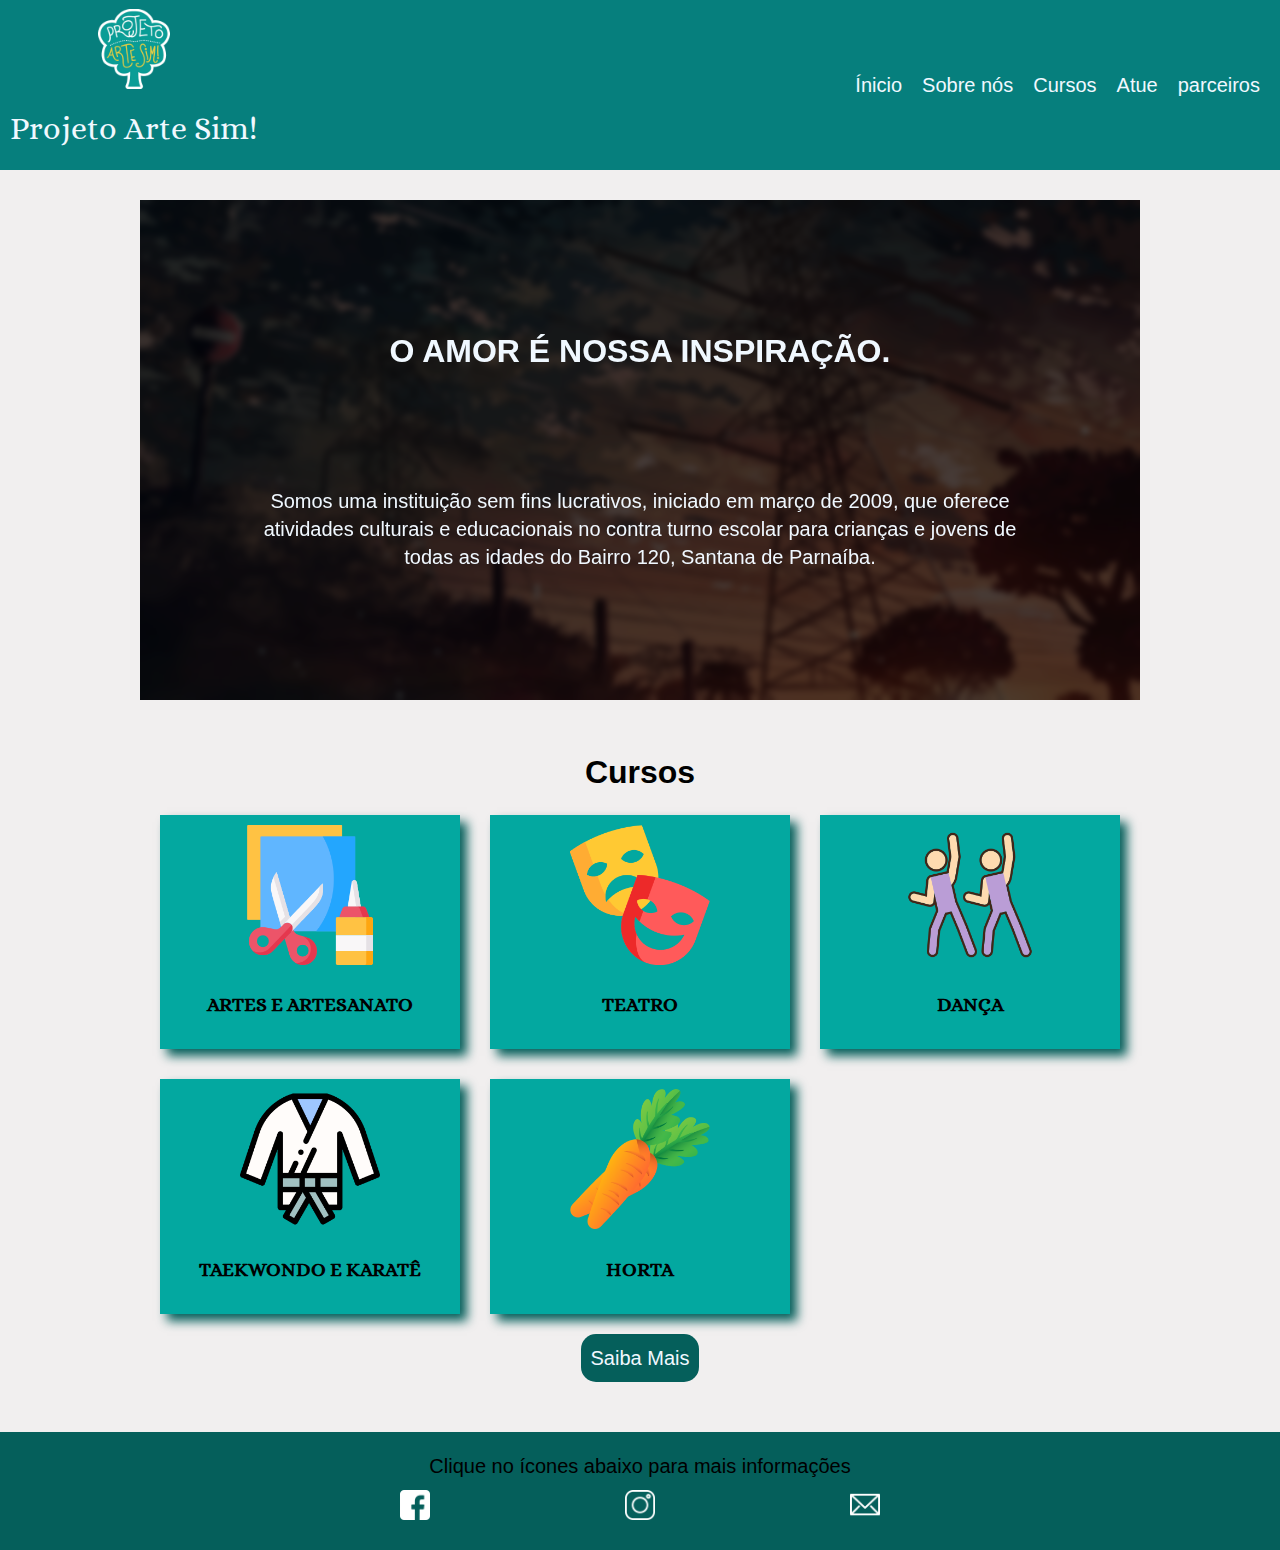
<file: index.html>
<!DOCTYPE html>
<html lang="pt-br">
<head>
    <meta charset="UTF-8">
    <meta http-equiv="X-UA-Compatible" content="IE=edge">
    <meta name="viewport" content="width=device-width, initial-scale=1.0">

    <link rel="icon" type="image/png" href="imagens/icon.png">
    
    <link rel="stylesheet" href="css/style.css">
    <title>Projeto Arte Sim!</title>
</head>
<body>
    <header id="header">
        <div id="conteiner-logo">
            <div id="logo">
                <img src="imagens/logo.png" alt="logo do Projeto Arte Sim">
            </div>
            <h1>Projeto Arte Sim!</h1>
        </div>

        <nav id="menu">
            <button id="menu-mobile" aria-haspopup="true" aria-controls="menu" aria-expanded="true" aria-label="Abrir Menu">
                <span id="hamburguer"></span>
            </button>

            <ul  id="lista-menu">
                <li><a href="index.html">Ínicio</a></li>
                <li><a href="paginas/sobre-nos.html">Sobre nós</a></li>
                <li><a href="paginas/cursos.html">Cursos</a></li>
                <li><a href="paginas/atue.html">Atue</a></li>
                <li><a href="paginas/parceiros.html">parceiros</a></li>
            </ul>

        </nav>
    </header>

    <main>
        <section>
            <article id="projeto">
                <div class="banner banner-forma1">
                    <div class="banner-disfarce disfarce"></div>
                    <h2>
                        O amor é nossa inspiração.
                    </h2>
                    <p>
                        Somos uma instituição sem fins lucrativos, iniciado em março de 2009, que oferece atividades culturais e educacionais no contra turno escolar para crianças e jovens de todas as idades do Bairro 120, Santana de Parnaíba.
                    </p>

                </div>
        
                <div class="conteiner-cursos">
                    <h2>Cursos</h2>
                    <div class="grid-autofit">
                        <div class="curso">
                            <div class="img-curso"><img src="imagens/artesanato-em-papel.png" alt="Imagem de folhas de papel, tesoura e cola"></div>
                            <h3 class="nome-curso"> Artes e Artesanato</h3>
                        </div>

                        <div class="curso">
                            <div class="img-curso"><img src="imagens/teatro.png" alt="imagem de duas mascaras, uma sorrindo e outra triste"></div>
                            <h3 class="nome-curso">Teatro</h3>
                        </div>
                        <div class="curso">
                            <div class="img-curso"><img src="imagens/zumba.png" alt="Ilustração de duas pessoas dançando"></div>
                            <h3 class="nome-curso">Dança</h3>
                        </div>
                        <div class="curso">
                            <div class="img-curso"><img src="imagens/karate.png" alt="Imagem de uma roupa de artes marcias"></div>
                            <h3 class="nome-curso">Taekwondo e Karatê</h3>
                        </div>
                        <div class="curso">
                            <div class="img-curso"><img src="imagens/cenouras.png" alt="Imagem ilustrativa de duas cenouras"></div>
                            <h3 class="nome-curso">Horta</h3>
                        </div>
                    </div>

                    <button class="button-base">
                        <a href="">Saiba Mais</a>
                    </button>
                </div>
            </article>
        </section>
    </main>

    <footer id="footer">
        <span id="footer-span">Clique no ícones abaixo para mais informações</span>
        <div id="footer-conteiner">
            <div class="img-footer"><a href="https://www.facebook.com/projetoartesim" target="_blank" rel="noopener noreferrer">
                <img src="imagens/facebook.png" alt="Logo do facebook">
            </a></div>
            <div class="img-footer"><a href="https://www.instagram.com/projeto_artesim/?igshid=671xjn5v2i25" target="_blank" rel="noopener noreferrer">
                <img src="imagens/instagram.png" alt="Logo do instagram">
            </a></div>
            <div class="img-footer"><a href="mailto:projetoartesim@gmail.com" target="_blank" rel="noopener noreferrer">
                <img src="imagens/o-email.png" alt="Logo do email">
            </a></div>
        </div>
    </footer>


    <script src="js/app.js"></script>
</body>
</html>
</file>
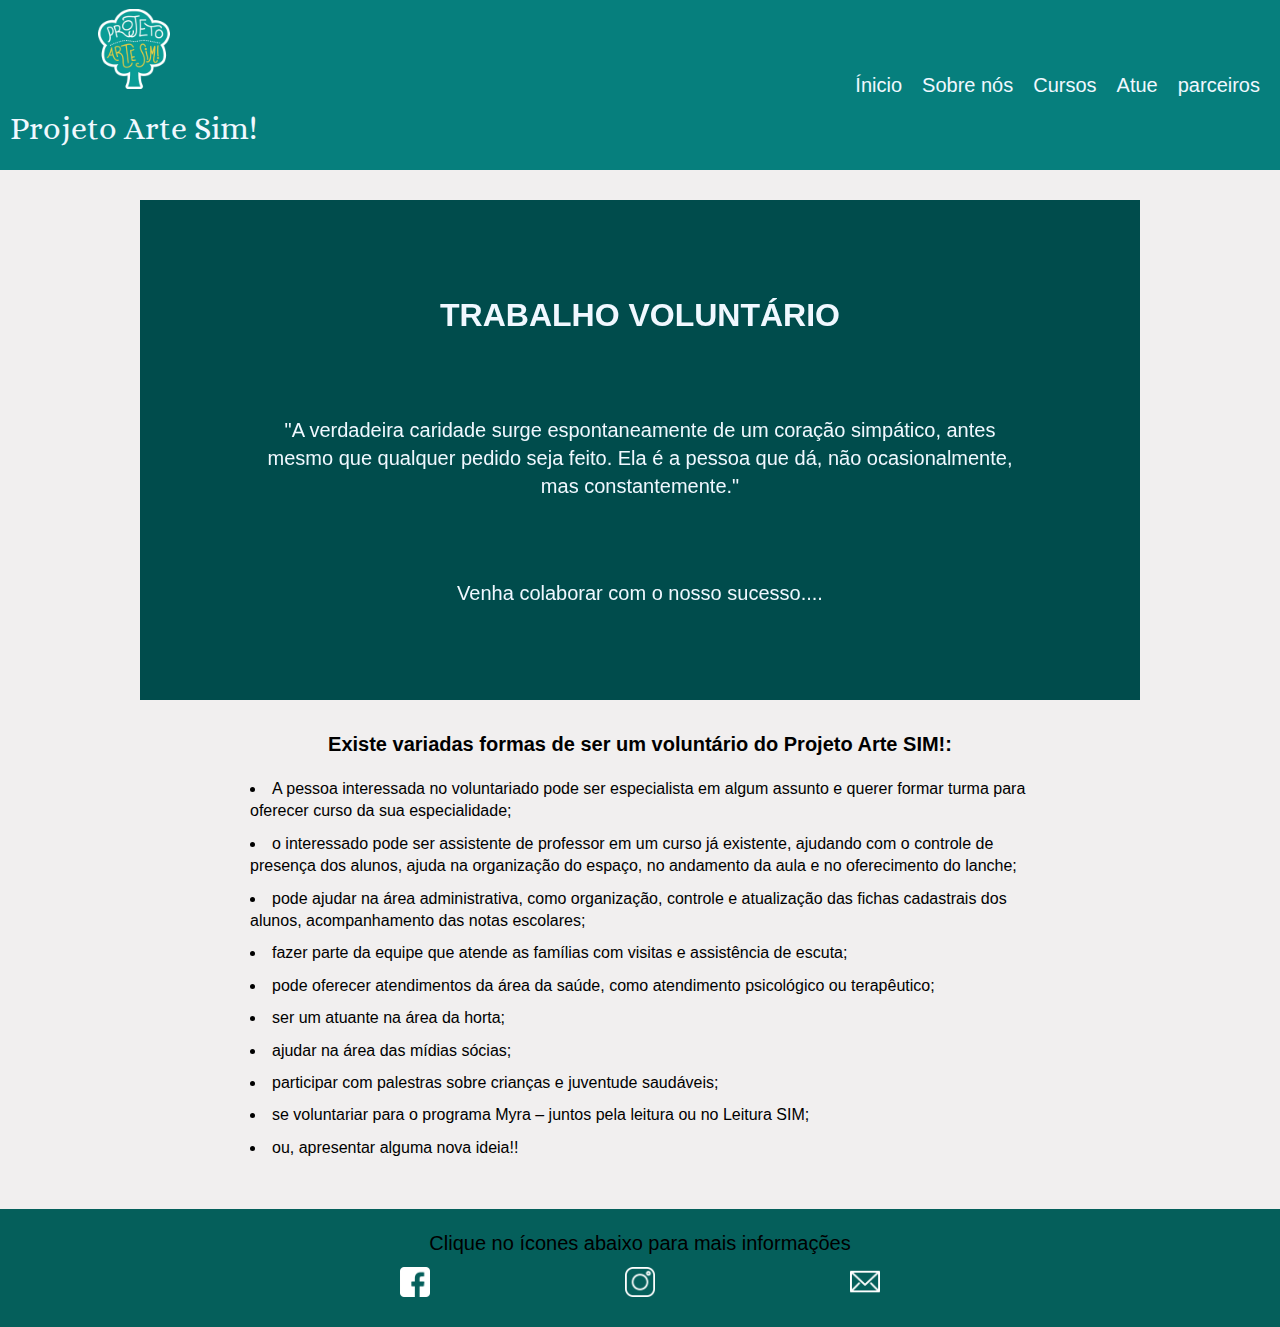
<file: paginas/atue.html>
<!DOCTYPE html>
<html lang="pt-br">
<head>
    <meta charset="UTF-8">
    <meta http-equiv="X-UA-Compatible" content="IE=edge">
    <meta name="viewport" content="width=device-width, initial-scale=1.0">

    <link rel="icon" type="image/png" href="../imagens/icon.png">
    <link rel="stylesheet" href="../css/style.css">
    <title>Parceiros | Projeto Arte Sim</title>
</head>
<body>
    <header>
        <div id="conteiner-logo">
            <div id="logo">
                <img src="../imagens/logo.png" alt="logo do Projeto Arte Sim">
            </div>
            <h1>Projeto Arte Sim!</h1>
        </div>

        <nav id="menu">
            <button id="menu-mobile" aria-haspopup="true" aria-controls="menu" aria-expanded="true" aria-label="Abrir Menu">
                <span id="hamburguer"></span>
            </button>

            <ul  id="lista-menu">
                <li><a href="../index.html">Ínicio</a></li>
                <li><a href="sobre-nos.html">Sobre nós</a></li>
                <li><a href="cursos.html">Cursos</a></li>
                <li><a href="atue.html">Atue</a></li>
                <li><a href="parceiros.html">parceiros</a></li>
            </ul>

        </nav>
    </header>
    <main>
        <section>
            <article>
                <div class="banner banner-forma2">
                    <div class="banner-disfarce disfarce"></div>
                    <h2>
                        Trabalho voluntário
                    </h2>
                    <p>"A verdadeira caridade surge espontaneamente de um coração simpático, antes mesmo que qualquer pedido seja feito. Ela é a pessoa que dá, não ocasionalmente, mas constantemente."</p>

                    <span>Venha colaborar com o nosso sucesso....</span>
                </div>

                <h3>Existe variadas formas de ser um voluntário do Projeto Arte SIM!:</h3>
                <ul id="AreasAtuacaoVoluntarios">
                    <li>A pessoa interessada no voluntariado pode ser especialista em algum assunto e querer formar turma para oferecer curso da sua especialidade;</li>
                    <li>o interessado pode ser assistente de professor em um curso já existente, ajudando com o controle de presença dos alunos, ajuda na organização do espaço, no andamento da aula e no oferecimento do lanche;</li>
                    <li>pode ajudar na área administrativa, como organização, controle e atualização das fichas cadastrais dos alunos, acompanhamento das notas escolares;</li>
                    <li>fazer parte da equipe que atende as famílias com visitas e assistência de escuta;</li>
                    <li>pode oferecer atendimentos da área da saúde, como atendimento psicológico ou terapêutico;</li>
                    <li>ser um atuante na área da horta;</li>
                    <li>ajudar na área das mídias sócias;</li>
                    <li> participar com palestras sobre crianças e juventude saudáveis;</li>
                    <li>se voluntariar para o programa Myra – juntos pela leitura ou no Leitura SIM;</li>
                    <li>ou, apresentar alguma nova ideia!!</li>

                </ul>
            </article>
        </section>
    </main>

    <footer>
        <span id="footer-span">Clique no ícones abaixo para mais informações</span>

        <div id="footer-conteiner">
            <div class="img-footer"><a href="https://www.facebook.com/projetoartesim" target="_blank" rel="noopener noreferrer">
                <img src="../imagens/facebook.png" alt="Logo do facebook">
            </a></div>
            <div class="img-footer"><a href="https://www.instagram.com/projeto_artesim/?igshid=671xjn5v2i25" target="_blank" rel="noopener noreferrer">
                <img src="../imagens/instagram.png" alt="Logo do instagram">
            </a></div>
            <div class="img-footer"><a href="mailto:projetoartesim@gmail.com" target="_blank" rel="noopener noreferrer">
                <img src="../imagens/o-email.png" alt="Logo do email">
            </a></div>
        </div>
    </footer>

    <script src="../js/app.js"></script>
</body>
</html>
</file>
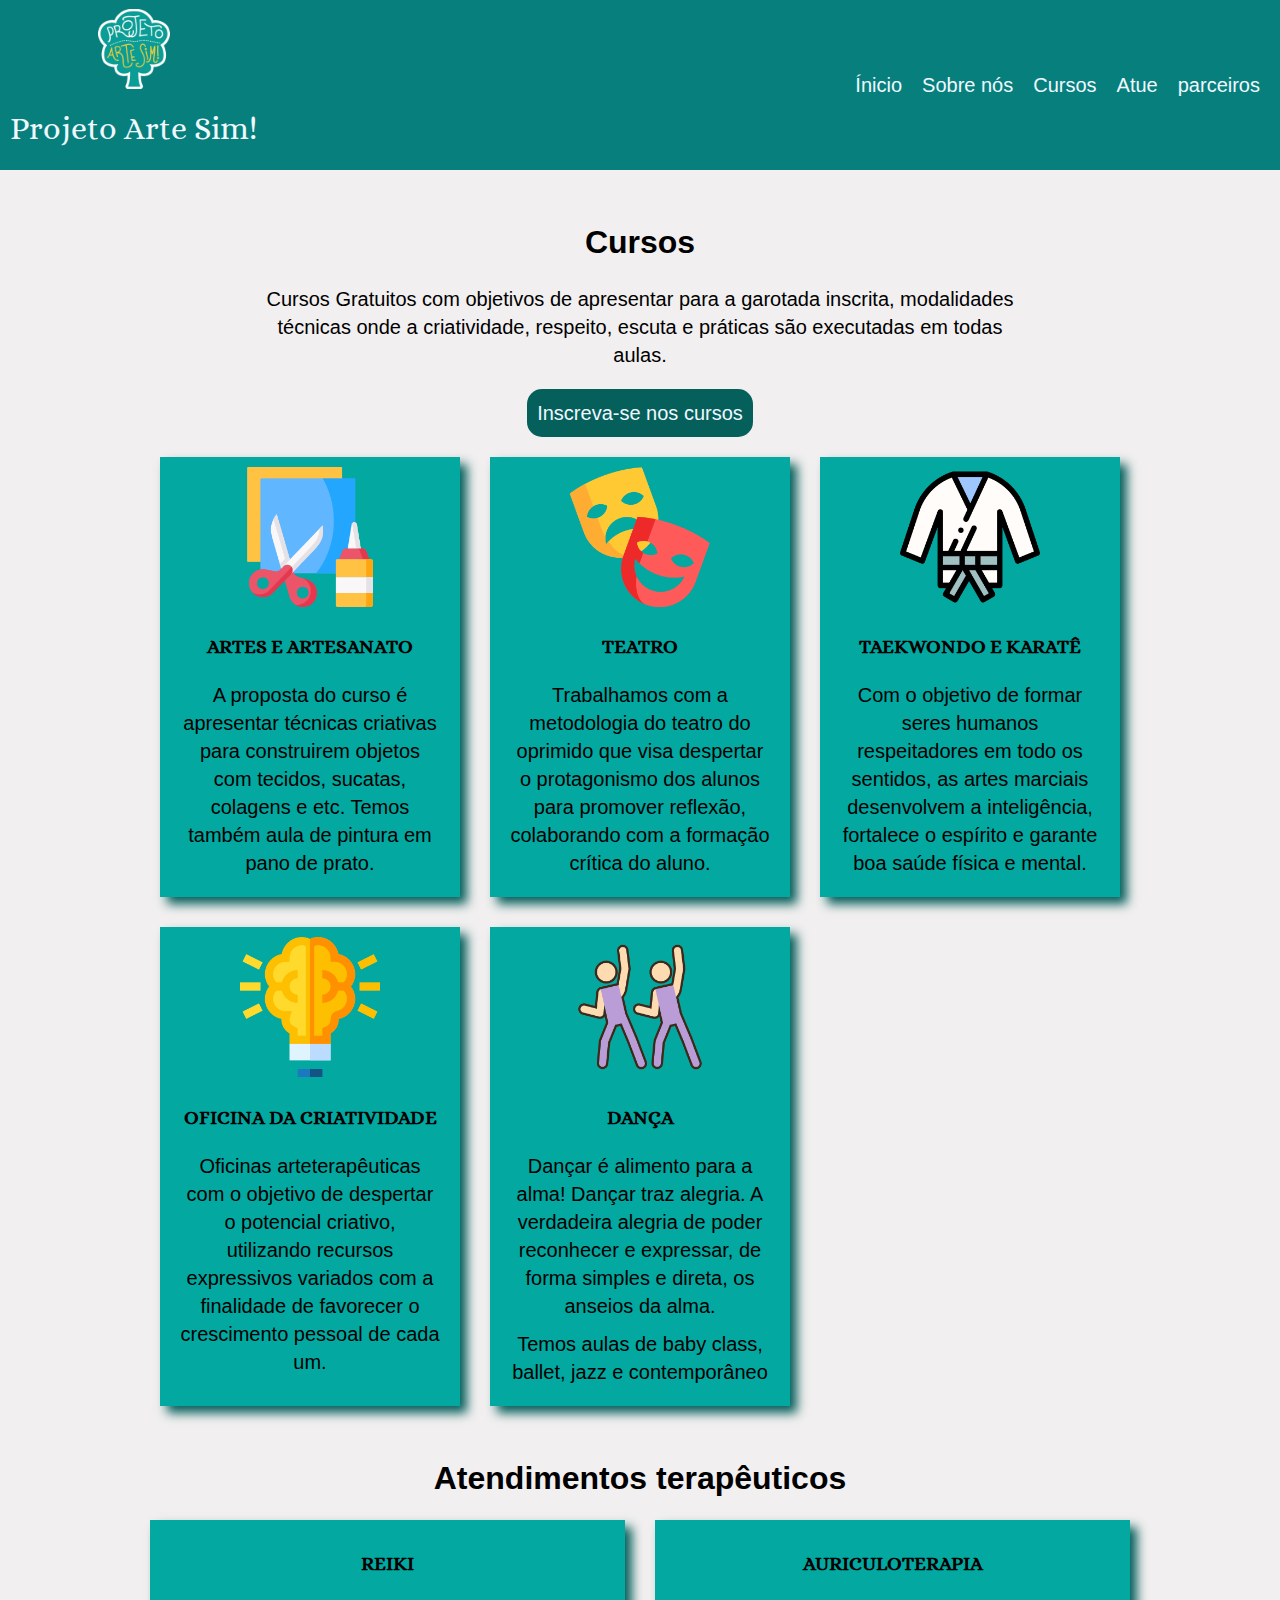
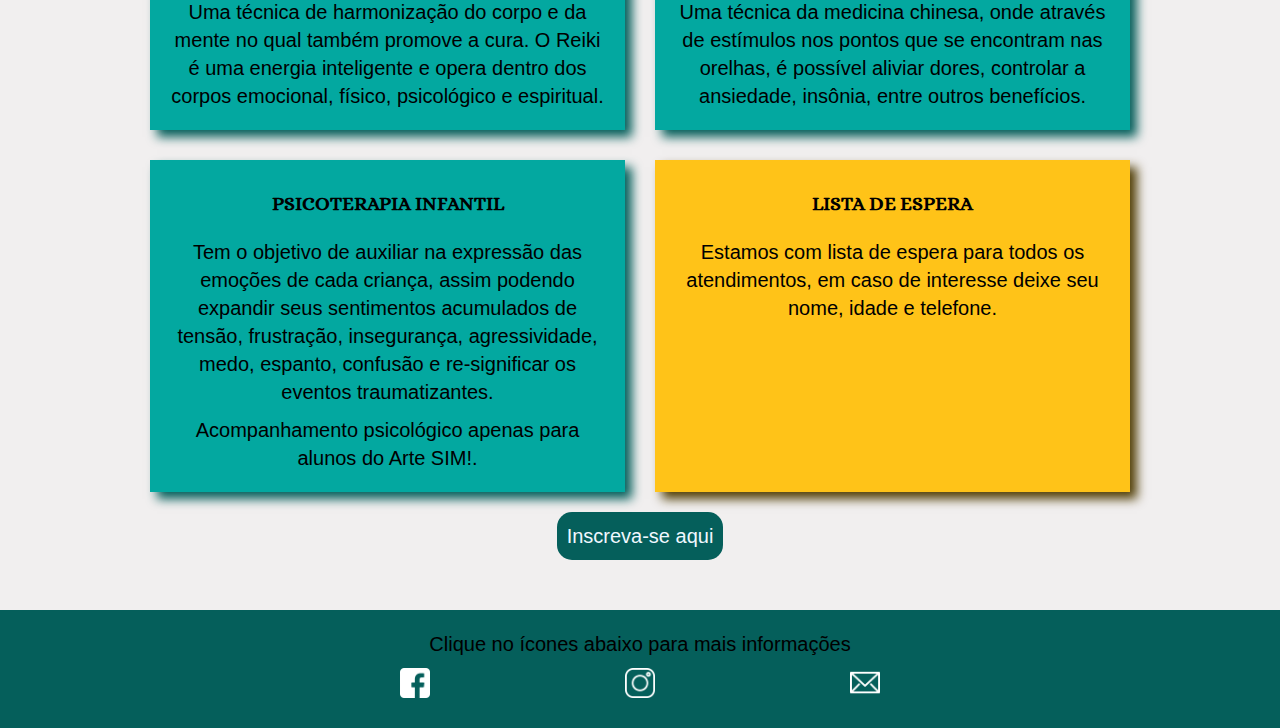
<file: paginas/cursos.html>
<!DOCTYPE html>
<html lang="pt-br">
<head>
    <meta charset="UTF-8">
    <meta http-equiv="X-UA-Compatible" content="IE=edge">
    <meta name="viewport" content="width=device-width, initial-scale=1.0">

    <link rel="icon" type="image/png" href="../imagens/icon.png">
    <link rel="stylesheet" href="../css/style.css">
    <title>Cursos | Projeto Arte Sim</title>
</head>
<body>
    <header id="header">
            <div id="conteiner-logo">
                <div id="logo">
                    <img src="../imagens/logo.png" alt="logo do Projeto Arte Sim">
                </div>
                <h1>Projeto Arte Sim!</h1>
            </div>
    
            <nav id="menu">
                <button id="menu-mobile" aria-haspopup="true" aria-controls="menu" aria-expanded="true" aria-label="Abrir Menu">
                    <span id="hamburguer"></span>
                </button>
    
                <ul  id="lista-menu">
                    <li><a href="../index.html">Ínicio</a></li>
                    <li><a href="sobre-nos.html">Sobre nós</a></li>
                    <li><a href="cursos.html">Cursos</a></li>
                    <li><a href="atue.html">Atue</a></li>
                    <li><a href="parceiros.html">parceiros</a></li>
                </ul>
    
            </nav>
    </header>

    <main>
        <section>
            <article>
                <h2>Cursos</h2>
                <p>Cursos Gratuitos com objetivos de apresentar para a garotada inscrita, modalidades técnicas onde a criatividade, respeito, escuta e práticas são executadas em todas aulas.
                </p>

                <button class="button-base">
                    <a href="https://docs.google.com/forms/d/e/1FAIpQLSfeC0cSn85smnDkMCVgAwFkfYr1KuLuHvGAsXUVzKX0tsSBRg/viewform" target="_blank" rel="noopener noreferrer">Inscreva-se nos cursos</a>
                </button>

                <div class="conteiner-cursos">
                    <div class="grid-autofit">
                        <div class="curso">
                            <div class="img-curso"><img src="../imagens/artesanato-em-papel.png" alt="Imagem de folhas de papel, tesoura e cola"></div>
                            <h3 class="nome-curso"> Artes e Artesanato</h3>
                            <p>A proposta do curso é apresentar técnicas criativas para  construirem objetos com tecidos, sucatas, colagens e etc. Temos também aula de pintura em pano de prato.
                            </p>
                        </div>

                        <div class="curso">
                            <div class="img-curso"><img src="../imagens/teatro.png" alt="imagem de duas mascaras, uma sorrindo e outra triste"></div>
                            <h3 class="nome-curso">Teatro</h3>
                            <p>Trabalhamos com a metodologia do teatro do oprimido que visa despertar o protagonismo dos alunos para promover reflexão, colaborando com a formação crítica do aluno.</p>
                        </div>
                        <div class="curso">
                            <div class="img-curso"><img src="../imagens/karate.png" alt="Imagem de uma roupa de artes marcias"></div>
                            <h3 class="nome-curso">Taekwondo e Karatê</h3>
                            <p>Com o objetivo de formar seres humanos respeitadores em todo os sentidos, as artes marciais desenvolvem a inteligência, fortalece o espírito e garante boa saúde física e mental.
                            </p>
                        </div>
                        <div class="curso">
                            <div class="img-curso"><img src="../imagens/cerebro-criativo.png" alt="Imagem de um cérebro representando uma lâmpada"></div>
                            <h3 class="nome-curso">Oficina da Criatividade</h3>
                            <p>Oficinas arteterapêuticas com o objetivo de despertar o potencial criativo, utilizando recursos expressivos variados com a finalidade de favorecer o crescimento pessoal de cada um.
                            </p>
                        </div>
                        <div class="curso">
                            <div class="img-curso"><img src="../imagens/zumba.png" alt="Ilustração de duas pessoas dançando"></div>
                            <h3 class="nome-curso">Dança</h3>
                            <p>Dançar é alimento para a alma!
                                Dançar traz alegria. A verdadeira alegria de poder reconhecer e expressar, de forma simples e direta, os anseios da alma.</p>
                                <p>Temos aulas de baby class, ballet, jazz e contemporâneo</p>
                        </div>
                    </div>
                </div>

            </article>
        </section>

        <!--<section>
            <article>
                <h2>Projetos de leitura</h2>

                <p>Myra - juntos pela leitura</p>

                <p>Um programa de ajuda para crianças com dificuldade em leitura de 4º ao 6º anos do ensino fundamental, de escolas públicas brasileiras.</p>

                <p>O projeto estimula o desenvolvimento da competência leitora do estudante através do contato Voluntário-Aluno, que visa estreitar vínculos e estabelecer laços de confiança essenciais para que a aprendizagem aconteça, por meio dos momentos de leitura.</p>
                    
                <p>Neste projeto o voluntário é o Tutor de um aluno, prepara sessões de leitura, lê com a criança para ajudar em seu desempenho leitor. O encontro é semanal e com duração de 1hora cada encontro.</p>
                
                <p>Leitura SIM! – roda de leitura</p>
                <p>Um projeto com o intuito de levar literatura às crianças de 1º à 3º anos do ensino fundamental das escolas Municipais de Santana de Parnaíba, através de roda de leitura. Contribuindo com o desenvolvimento da leitura e escrita e na formação de um leitor eficiente, crítico e autônomo.</p>
                <p>As rodas geram boas discussões entre as crianças, criando um amplo repertório literário sempre mediadas pelo adulto leitor mediador.</p>
                <p>Neste projeto o voluntário é o Leitor Mediador da roda de leitura para todos os alunos da sala de aula atendida. Pode haver mais de um voluntário na mesma roda de leitura. O encontro é semanal com duração máxima de 20 minutos por turma.</p>

                <button class="button-base">
                    <a href="https://docs.google.com/forms/d/e/1FAIpQLSfeC0cSn85smnDkMCVgAwFkfYr1KuLuHvGAsXUVzKX0tsSBRg/viewform">Inscreva-se nos cursos</a>
                </button>
            </article>
        </section>-->
        
        <section>
            <article>
                <h2>Atendimentos terapêuticos</h2>

                <div class="grid-autofit grid-fracao">
                    <div class="curso ">
                        <h3 class="nome-curso">Reiki</h3>
                        <p>Uma técnica de harmonização do corpo e da mente no qual também promove a cura. O Reiki é uma energia inteligente e opera dentro dos corpos emocional, físico, psicológico e espiritual.</p>
                    </div>

                    <div class="curso">
                        <h3 class="nome-curso">Auriculoterapia</h3>
                        <p>Uma técnica da medicina chinesa, onde através de estímulos nos pontos que se encontram nas orelhas, é possível aliviar dores, controlar a ansiedade, insônia, entre outros benefícios.</p>
                    </div>
                    
                    <div class="curso">
                        <h3 class="nome-curso">Psicoterapia Infantil</h3>
                        <p>Tem o objetivo de auxiliar na expressão das emoções de cada criança, assim podendo expandir seus sentimentos acumulados de tensão, frustração, insegurança, agressividade, medo, espanto, confusão e re-significar os eventos traumatizantes.</p>
                        <p>Acompanhamento psicológico apenas para alunos do Arte SIM!.</p>
                    </div>
                    
                    <div class="curso curso-amarelo">
                        <h3 class="nome-curso">Lista de espera</h3>
                        <p>Estamos com lista de espera para todos os atendimentos, em caso de interesse deixe seu nome, idade e telefone.</p>
                    </div>
                </div>

                <button class="button-base">
                    <a href="https://docs.google.com/forms/d/e/1FAIpQLSfsGGgxzcyTOCa7mZAzY7gm8C0YPaaj1PrjKmbHWQxjrkoOIw/viewform" target="_blank" rel="noopener noreferrer">Inscreva-se aqui</a>
                </button>
            </article>
        </section>
    
    </main>

    <footer id="footer">
        <span id="footer-span">Clique no ícones abaixo para mais informações</span>

        <div id="footer-conteiner">
            <div class="img-footer"><a href="https://www.facebook.com/projetoartesim" target="_blank" rel="noopener noreferrer">
                <img src="../imagens/facebook.png" alt="Logo do facebook">
            </a></div>
            <div class="img-footer"><a href="https://www.instagram.com/projeto_artesim/?igshid=671xjn5v2i25" target="_blank" rel="noopener noreferrer">
                <img src="../imagens/instagram.png" alt="Logo do instagram">
            </a></div>
            <div class="img-footer"><a href="mailto:projetoartesim@gmail.com" target="_blank" rel="noopener noreferrer">
                <img src="../imagens/o-email.png" alt="Logo do email">
            </a></div>
        </div>
    </footer>


    <script src="../js/app.js"></script>
</body>
</html>
</file>
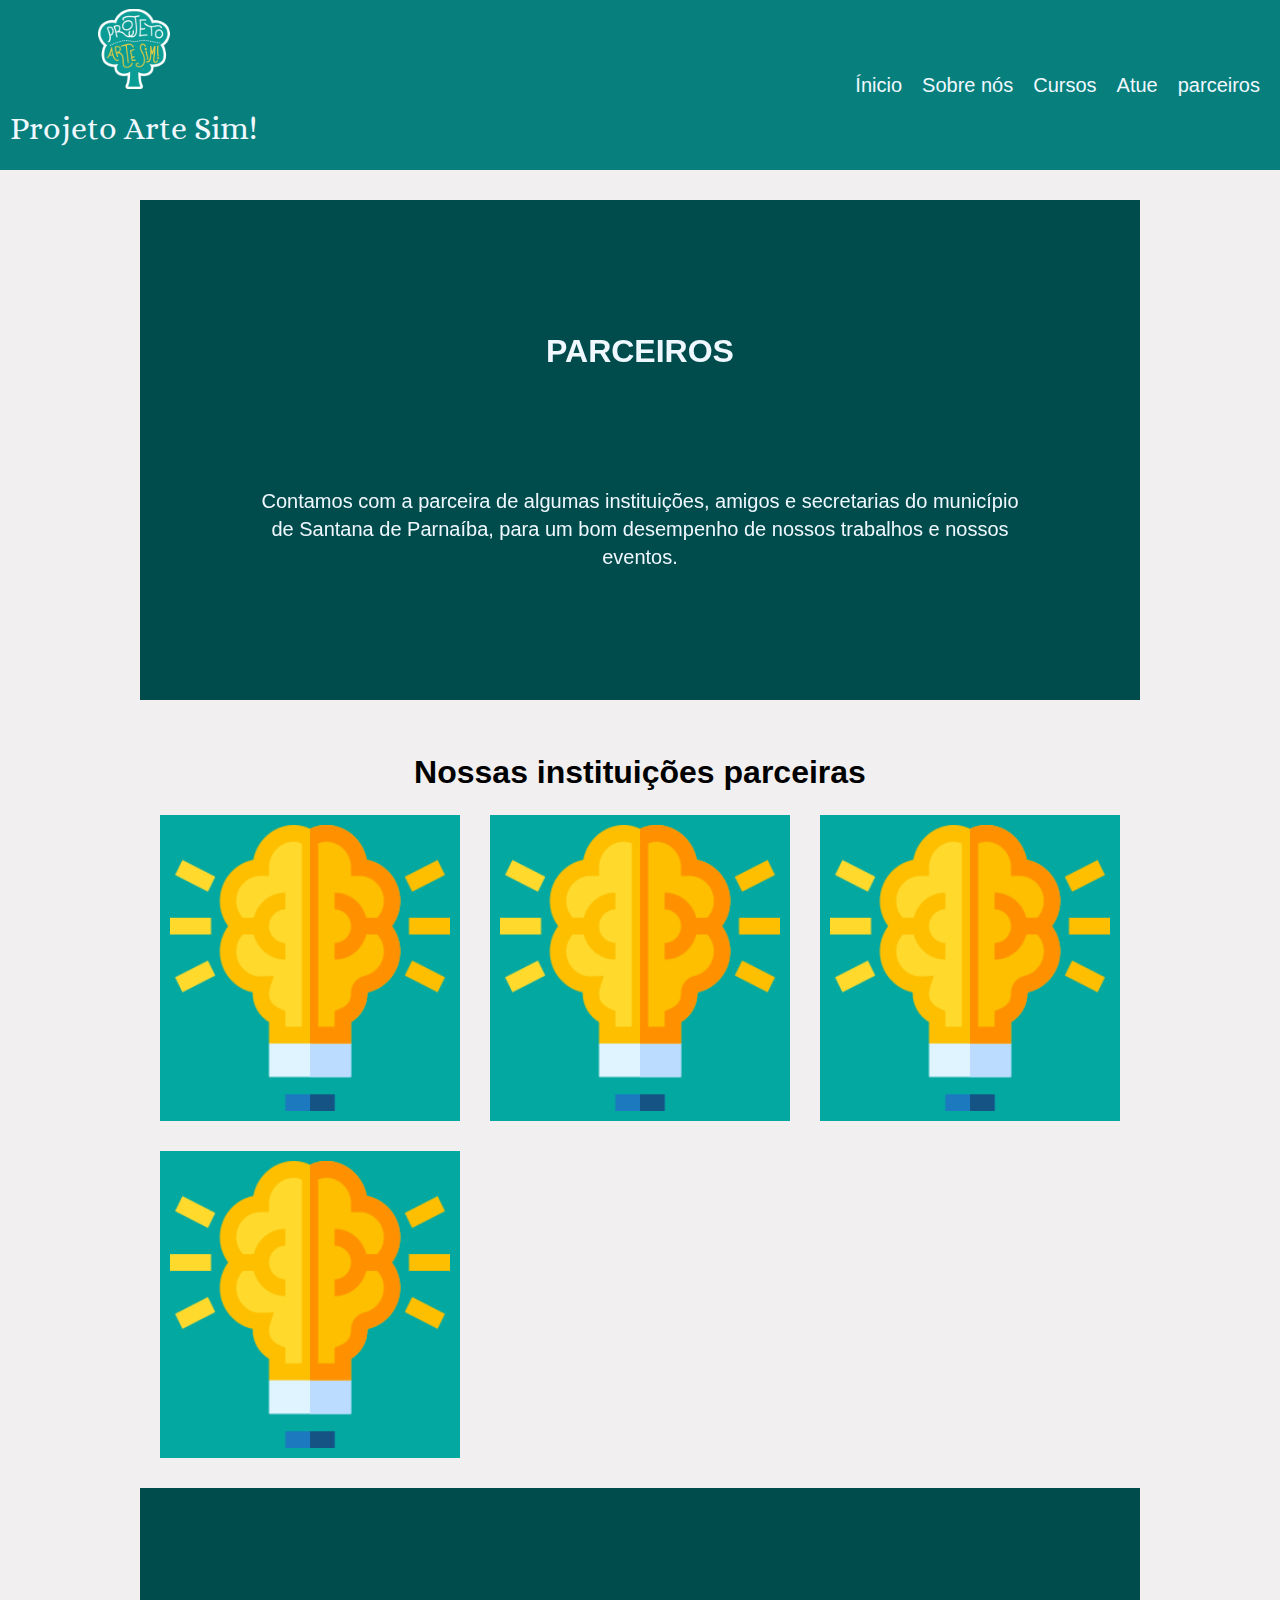
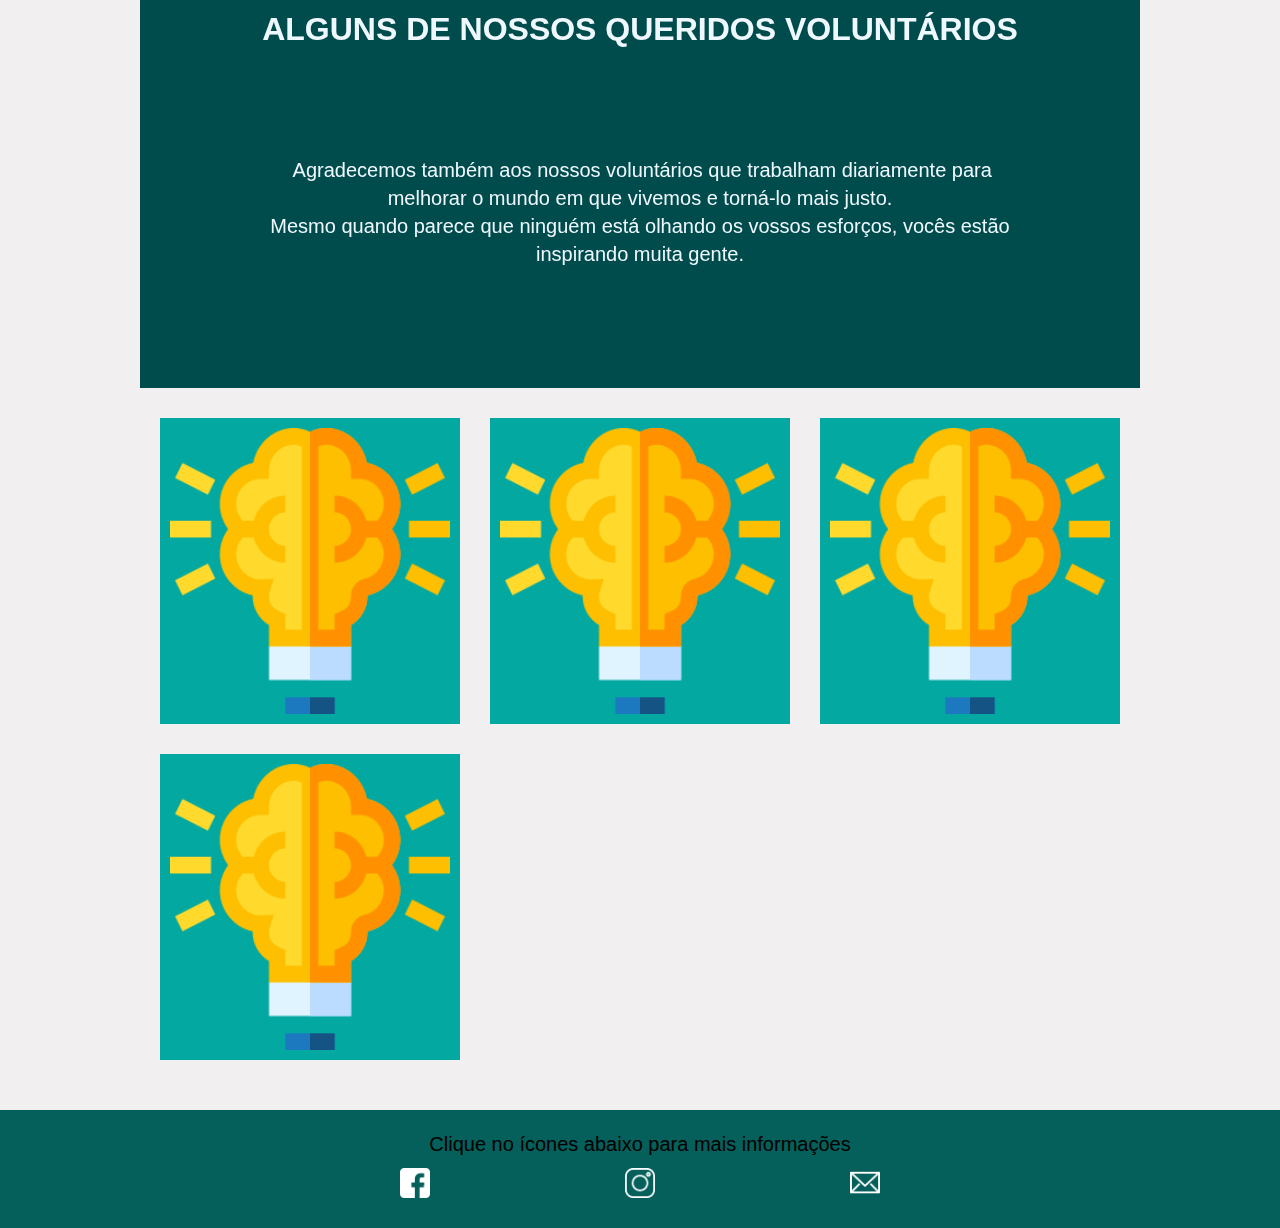
<file: paginas/parceiros.html>
<!DOCTYPE html>
<html lang="pt-br">
<head>
    <meta charset="UTF-8">
    <meta http-equiv="X-UA-Compatible" content="IE=edge">
    <meta name="viewport" content="width=device-width, initial-scale=1.0">

    <link rel="icon" type="image/png" href="../imagens/icon.png">
    <link rel="stylesheet" href="../css/style.css">
    <title>Parceiros | Projeto Arte Sim</title>
</head>
<body>
    <header>
        <div id="conteiner-logo">
            <div id="logo">
                <img src="../imagens/logo.png" alt="logo do Projeto Arte Sim">
            </div>
            <h1>Projeto Arte Sim!</h1>
        </div>

        <nav id="menu">
            <button id="menu-mobile" aria-haspopup="true" aria-controls="menu" aria-expanded="true" aria-label="Abrir Menu">
                <span id="hamburguer"></span>
            </button>

            <ul  id="lista-menu">
                <li><a href="../index.html">Ínicio</a></li>
                <li><a href="sobre-nos.html">Sobre nós</a></li>
                <li><a href="cursos.html">Cursos</a></li>
                <li><a href="atue.html">Atue</a></li>
                <li><a href="parceiros.html">parceiros</a></li>
            </ul>

        </nav>
    </header>

    <main>
        <section>
            <article>
                <div class="banner banner-parceiros">
                    <div class="banner-disfarce disfarce"></div>
                    <h2>
                        Parceiros
                    </h2>
                    <p>
                        Contamos com a parceira de algumas instituições, amigos e secretarias do município de Santana de Parnaíba, para um bom desempenho de nossos trabalhos e nossos eventos.
                    </p>
                </div>

                <h2>Nossas instituições parceiras</h2>
                <div class="grid-autofit">
                    <div class="parceiro">
                        <img src="../imagens/cerebro-criativo.png" alt="">
                        <a href="http://www.projetoartesim.ong.br/pagina-em-branco" target="_blank" rel="noopener noreferrer" class="disfarce"></a>
                    </div>

                    <div class="parceiro">
                        <img src="../imagens/cerebro-criativo.png" alt="">
                        <a href="http://www.projetoartesim.ong.br/pagina-em-branco" target="_blank" rel="noopener noreferrer" class="disfarce"></a>
                    </div>

                    <div class="parceiro">
                        <img src="../imagens/cerebro-criativo.png" alt="">
                        <a href="http://www.projetoartesim.ong.br/pagina-em-branco" target="_blank" rel="noopener noreferrer" class="disfarce"></a>
                    </div>

                    <div class="parceiro">
                        <img src="../imagens/cerebro-criativo.png" alt="">
                        <a href="http://www.projetoartesim.ong.br/pagina-em-branco" target="_blank" rel="noopener noreferrer" class="disfarce"></a>
                    </div>
                </div>

                <div class="banner banner-voluntario">
                    <div class="banner-disfarce disfarce"></div>
                    <h2>Alguns de nossos queridos voluntários</h2>

                    <p>⁠
                        Agradecemos também aos nossos voluntários que trabalham diariamente para melhorar o mundo em que vivemos e torná-lo mais justo.
                        <br>
                        Mesmo quando parece que ninguém está olhando os vossos esforços, vocês estão inspirando muita gente.
                    </p>
                </div>
                <div class="grid-autofit">
                    <div class="parceiro">
                        <img src="../imagens/cerebro-criativo.png" alt="">
                        <a href="http://www.projetoartesim.ong.br/pagina-em-branco" target="_blank" rel="noopener noreferrer" class="disfarce"></a>
                    </div>

                    <div class="parceiro">
                        <img src="../imagens/cerebro-criativo.png" alt="">
                        <a href="http://www.projetoartesim.ong.br/pagina-em-branco" target="_blank" rel="noopener noreferrer" class="disfarce"></a>
                    </div>
                    
                    <div class="parceiro">
                        <img src="../imagens/cerebro-criativo.png" alt="">
                        <a href="http://www.projetoartesim.ong.br/pagina-em-branco" target="_blank" rel="noopener noreferrer" class="disfarce"></a>
                    </div>

                    <div class="parceiro">
                        <img src="../imagens/cerebro-criativo.png" alt="">
                        <a href="http://www.projetoartesim.ong.br/pagina-em-branco" target="_blank" rel="noopener noreferrer" class="disfarce"></a>
                    </div>
            </article>
        </section>
    </main>

    <footer>
        <span id="footer-span">Clique no ícones abaixo para mais informações</span>

        <div id="footer-conteiner">
            <div class="img-footer"><a href="https://www.facebook.com/projetoartesim" target="_blank" rel="noopener noreferrer">
                <img src="../imagens/facebook.png" alt="Logo do facebook">
            </a></div>
            <div class="img-footer"><a href="https://www.instagram.com/projeto_artesim/?igshid=671xjn5v2i25" target="_blank" rel="noopener noreferrer">
                <img src="../imagens/instagram.png" alt="Logo do instagram">
            </a></div>
            <div class="img-footer"><a href="mailto:projetoartesim@gmail.com" target="_blank" rel="noopener noreferrer">
                <img src="../imagens/o-email.png" alt="Logo do email">
            </a></div>
        </div>
    </footer>

    <script src="../js/app.js"></script>
</body>
</html>
</file>
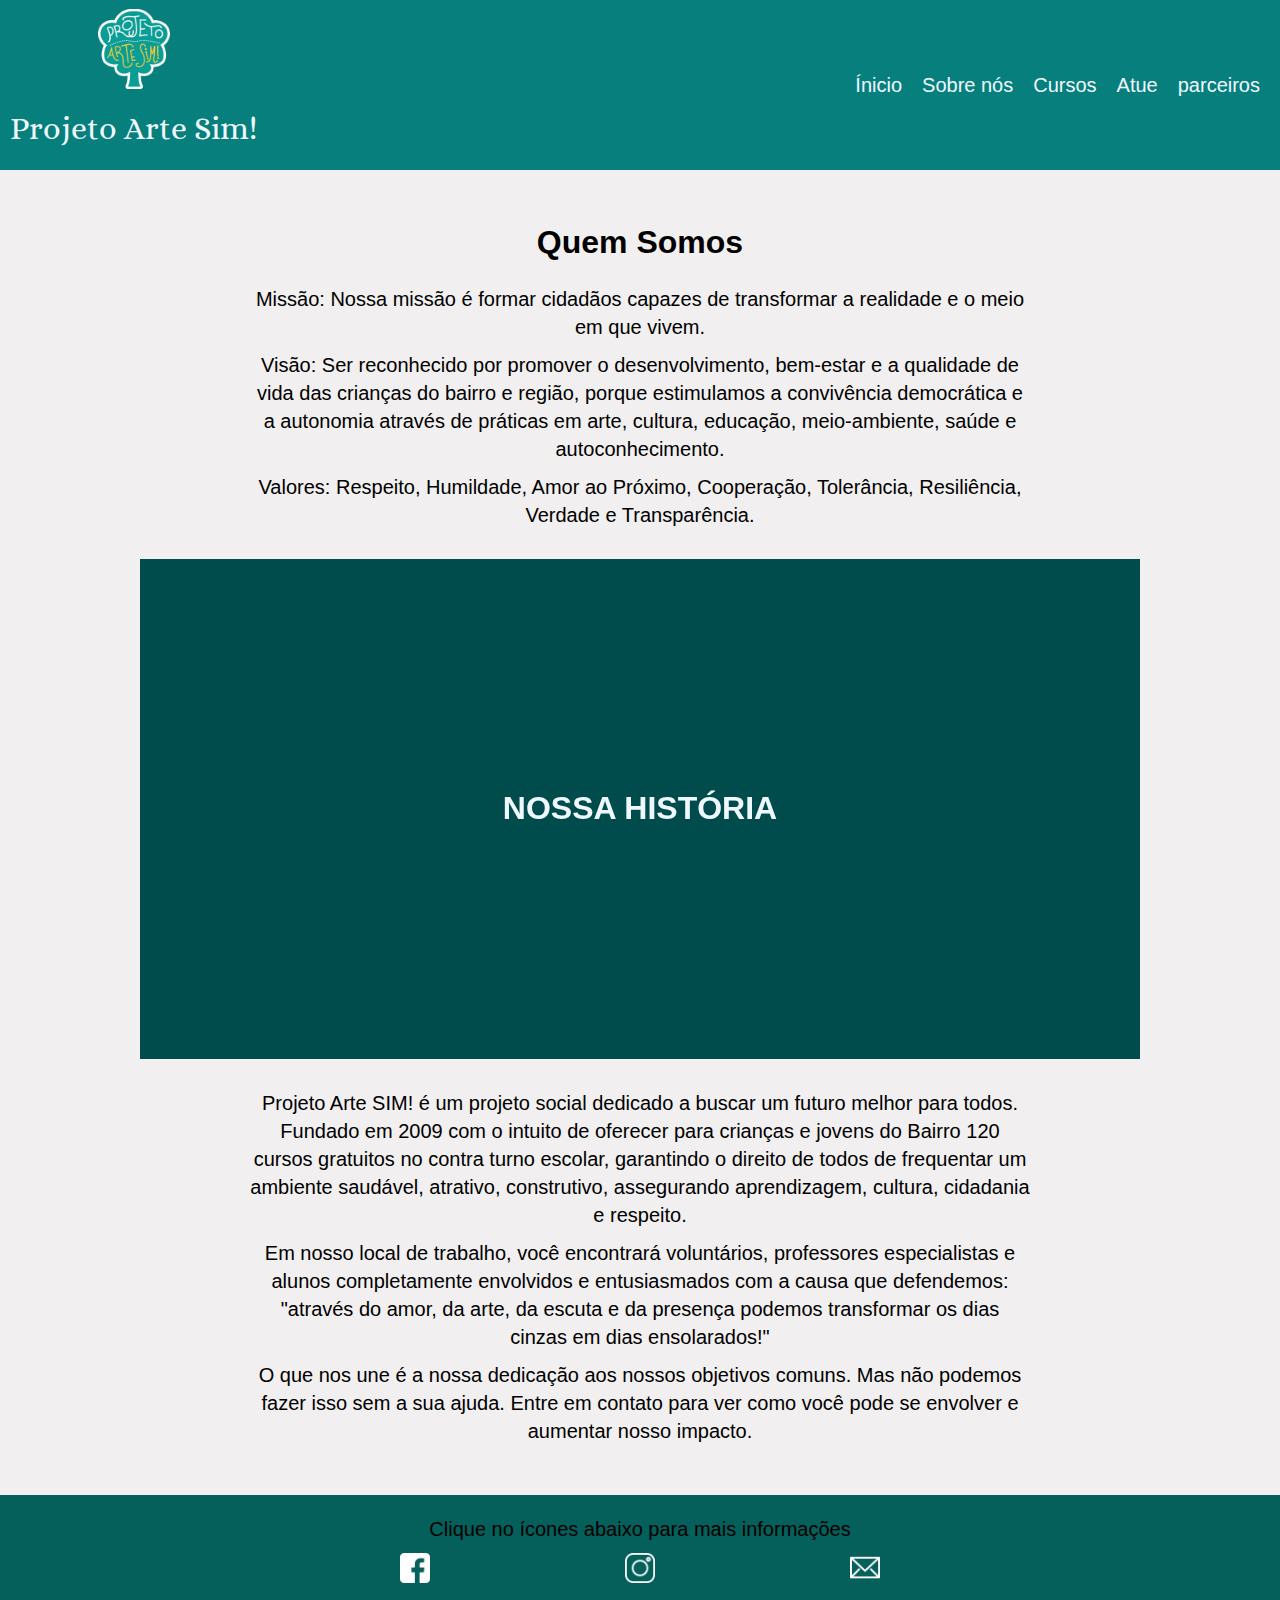
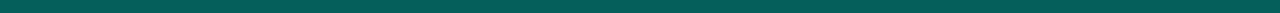
<file: paginas/sobre-nos.html>
<!DOCTYPE html>
<html lang="pt-br">
<head>
    <meta charset="UTF-8">
    <meta http-equiv="X-UA-Compatible" content="IE=edge">
    <meta name="viewport" content="width=device-width, initial-scale=1.0">


    <link rel="icon" type="image/png" href="../imagens/icon.png">
    <link rel="stylesheet" href="../css/style.css">
    <title>Sobre Nós | Projeto Arte Sim</title>
</head>
<body>
    <header>
            <div id="conteiner-logo">
                <div id="logo">
                    <img src="../imagens/logo.png" alt="logo do Projeto Arte Sim">
                </div>
                <h1>Projeto Arte Sim!</h1>
            </div>
    
            <nav id="menu">
                <button id="menu-mobile" aria-haspopup="true" aria-controls="menu" aria-expanded="true" aria-label="Abrir Menu">
                    <span id="hamburguer"></span>
                </button>
    
                <ul  id="lista-menu">
                    <li><a href="../index.html">Ínicio</a></li>
                    <li><a href="sobre-nos.html">Sobre nós</a></li>
                    <li><a href="cursos.html">Cursos</a></li>
                    <li><a href="atue.html">Atue</a></li>
                    <li><a href="parceiros.html">parceiros</a></li>
                </ul>
    
            </nav>
    </header>

    <main>
        <section>
            <article>
                <h2>Quem Somos</h2>
                <p>Missão: Nossa missão é formar cidadãos capazes de transformar a realidade e o meio em que vivem.</p>

                <p>Visão: Ser reconhecido por promover o desenvolvimento, bem-estar e a qualidade de vida das crianças do bairro e região, porque estimulamos a convivência democrática e a autonomia através de práticas em arte, cultura, educação, meio-ambiente, saúde e autoconhecimento.</p>

                <p>Valores: Respeito, Humildade, Amor ao Próximo, Cooperação, Tolerância, Resiliência, Verdade e Transparência.</p>

                <div>
                    <div class="banner banner-forma2">
                        <div class="banner-disfarce disfarce"></div>
                        <h2>Nossa História</h2>
                    </div>
                    <p>Projeto Arte SIM! é um projeto social dedicado a buscar um futuro melhor para todos. Fundado em 2009 com o intuito de oferecer para crianças e jovens do Bairro 120 cursos gratuitos no contra turno escolar, garantindo o direito de todos de frequentar um ambiente saudável, atrativo, construtivo,  assegurando aprendizagem, cultura, cidadania e respeito. </p> 

                    <p>Em nosso local de trabalho, você encontrará voluntários, professores especialistas e alunos completamente  envolvidos e entusiasmados com a causa que defendemos: "através do amor, da arte, da escuta e da presença podemos transformar os dias cinzas em dias ensolarados!"</p>

                    <p>O que nos une é a nossa dedicação aos nossos objetivos comuns. Mas não podemos fazer isso sem a sua ajuda. Entre em contato para ver como você pode se envolver e aumentar nosso impacto.</p>
                </div>
            </article>
        </section>
    </main>


    <footer id="footer">
        <span id="footer-span">Clique no ícones abaixo para mais informações</span>

        <div id="footer-conteiner">
            <div class="img-footer"><a href="https://www.facebook.com/projetoartesim" target="_blank" rel="noopener noreferrer">
                <img src="../imagens/facebook.png" alt="Logo do facebook">
            </a></div>
            <div class="img-footer"><a href="https://www.instagram.com/projeto_artesim/?igshid=671xjn5v2i25" target="_blank" rel="noopener noreferrer">
                <img src="../imagens/instagram.png" alt="Logo do instagram">
            </a></div>
            <div class="img-footer"><a href="mailto:projetoartesim@gmail.com" target="_blank" rel="noopener noreferrer">
                <img src="../imagens/o-email.png" alt="Logo do email">
            </a></div>
        </div>
    </footer>


    <script src="../js/app.js"></script>
</body>
</html>
</file>
<file: css/style.css>
@import url('https://fonts.googleapis.com/css2?family=Alice&display=swap');

*{
    margin: 0;
    padding: 0;
    max-width: 100%;
    box-sizing: border-box;
    -webkit-box-sizing: border-box;
    list-style: none;
    text-decoration: none;
    color: rgb(0, 0, 0);
    font-size: 1em;
    font-family: Arial, Helvetica, sans-serif, 'Times New Roman', Times, serif;
    line-height: 1.4em;
}
body{
    background-color: rgb(241, 239, 239);
}
.disfarce{ 
    width: 100%;
    height: 100%;
    position: absolute;
    z-index: 5;
    left: 0;
    top: 0;
}
.grid-autofit{
    margin: 20px auto;
    padding: 0 10px;
    width: 100%;
    max-width: 1000px;
    display: grid;
    grid-template-columns: repeat(auto-fit, minmax(200px, 300px));
    gap: 30px;
    justify-content: center;
}
.grid-fracao{
    grid-template-columns: repeat(auto-fit, minmax(200px, 475px));
}

:root{
    --text-branco:rgb(240, 248, 255);
    --cor-card: rgb(3, 168, 160);
    --cor-header:rgb(6, 127, 125);
    --Cor-menuMobile: rgb(202, 198, 73);
}
p{
    width: 100%;
    max-width: 800px;
    margin: 0 auto 10px auto;
    font-size: 1.25em;
    text-align: center;
    padding: 0 10px;
}
span{
    font-size: 1.25em;
    padding: 0px 10px;
}
img{
    width: 100%;
    height: 100%;
}

h1, h2, h3{
    font-size: 2em;
    text-align: center;
    margin-bottom: 20px;
    margin-top: 50px;
}
h3{
    font-size: 1.25em;
    margin-top: 20px;
}
header{
    background-color: var(--cor-header);
    width: 100vw;
    height: 170px;
    padding: 10px;
    display: flex;
    justify-content: space-between;
    align-items: center;

}
#conteiner-logo > h1 {
    margin: 10px 0;
    color: var(--text-branco);
    font-weight: 500;
    font-family: 'Alice';
}
#logo{
    margin: 0 auto;
    width: 80px;
}
#menu-mobile{
    display: none;
    background-color: transparent;
    border: none;
    padding: 10px;
}
#hamburguer{
    display: flex;
    align-items: center;
    justify-content: center;
    position: relative;
    width: 30px;
    height: 3px;
    background-color: var(--Cor-menuMobile);
    border-radius: 4px;
    cursor: pointer;
}
#hamburguer::after, #hamburguer::before{
    content: '';
    position: absolute;
    display: block;
    width: 50px;
    height: 3px;
    background-color: var(--Cor-menuMobile);
    border-radius: 4px;
    top: -7px;
    transition: .5s;
}
#hamburguer::before{
    top: 7px;
}
#lista-menu{
    display: flex;
    justify-content: space-between;
}
#lista-menu > li > a {
    padding: 10px;
    font-size: 1.25em;
    color: var(--text-branco);
    transition: .5s;
}
#lista-menu > li > a:hover{
    background-color: rgb(2, 75, 74);

}
.banner{
    width: 100%;
    max-width: 1000px;
    margin: 30px auto;
    padding: 15px;
    display: flex;
    flex-direction: column;
    align-items: center;
    justify-content: space-evenly;
    background-color: aqua;
    background-repeat: no-repeat;
    background-size: cover;
    background-position: center;
    background-attachment: fixed;
    position: relative;
    height: 500px;
}
.banner-forma1{
    background-image: url('../imagens/banner.jpg');
}
.banner-forma2{
    background-image: url('https://brasilcursinhos.org/wp-content/uploads/2018/05/voluntariado-5935937406ca1.png');
}
.banner-parceiros{
    background-image: url('https://www.npportoes.com.br/wp-content/uploads/2018/03/parceiros.jpg');
}
.banner-voluntario{
    background-image: url('https://static.uniandrade.br/wp-content/uploads/2021/07/voluntariado3.jpg');
}
.banner > *{
    z-index: 2;
    margin: 0;
    color: var(--text-branco);
    text-align: center;
}
.banner > h2{
    text-transform: uppercase;
}
.banner-disfarce{
    background-color: rgba(0, 0, 0, 0.7);
}
@supports (backdrop-filter: blur(3px)){
    .banner-disfarce{
        backdrop-filter: blur(3px);
    }
}

.curso{
    padding: 10px;
    background-color: var(--cor-card);
    box-shadow: 7px 7px 10px 0px rgb(5 95 91);
}
.curso-amarelo{
    background-color: rgb(255 195 24);
    box-shadow: 7px 7px 10px 0px rgb(82 63 6);
}
.img-curso{
    width: 50%;
    min-width: 100px;
    margin: 0 auto;
}
.nome-curso{
    font-family: 'alice';
    font-size: 1.25em;
    text-align: center;
    text-transform: uppercase;
    margin-bottom: 20px;
    padding: 0 10px;
}
.button-base{
    transition: .5s;
    display: block;
    background-color: rgb(5, 95, 91);
    border: none;
    border-radius: 15px;
    margin: 20px auto;
    font-size: 1.25em;
}
.button-base:hover{
    background-color: rgb(10, 167, 159);
}
.button-base:hover > a{
    color: rgb(0, 0, 0);
}
.button-base > a{
    display: block;
    padding: 10px;
    color: var(--text-branco);
}

footer{
    margin-top: 50px;
    padding: 20px;
    background-color: rgb(5, 95, 91);
}
#footer-span{
    display: block;
    font-size: 1.25em;
    padding: 0 10px;
    text-align: center;
}
#footer-conteiner{
    margin: 0 auto;
    width: 100%;
    max-width: 500px;
    display: flex;
    justify-content: space-between;
}

.img-footer{
    width: 50px;
    height: 50px;
    padding: 10px;
}
.img-footer:hover{
    animation: imgFooter 1.5s linear;
}

.parceiro{
    padding: 10px;
    background-color: var(--cor-card);
    position: relative;
}

#AreasAtuacaoVoluntarios{
    display: block;
    max-width: 800px;
    margin: 0 auto;
}
#AreasAtuacaoVoluntarios > li{
    padding: 0 10px;
    list-style: disc inside;
    margin-top: 10px;
}

@keyframes imgFooter{
    from{
        transform: rotate(0);
    }
    to{
        transform: rotate(360deg);
    }
}

@media screen  and (max-width:800px) {
    p{
        font-size: 1em;
        text-align: left;
    }
    #lista-menu{
        display: none;
    }
    #menu-mobile{
        display: block;
    }
    .active > #lista-menu{
        display: flex;
        flex-direction: column;
        align-items: center;
        justify-content: space-evenly;
        position: absolute;
        z-index: 1000;
        top:170px;
        left: 0;
        width: 100vw;
        height: calc(100vh - 170px);
        background-color: var(--cor-header);
    }
    .active > #menu-mobile > #hamburguer{
        background-color: transparent;
    }
    .active > #menu-mobile > #hamburguer::after{
        top:0;
        transform: rotate(230deg);
    }
    .active > #menu-mobile > #hamburguer::before{
        top:0;
        transform: rotate(-230deg);
    }
}
</file>
